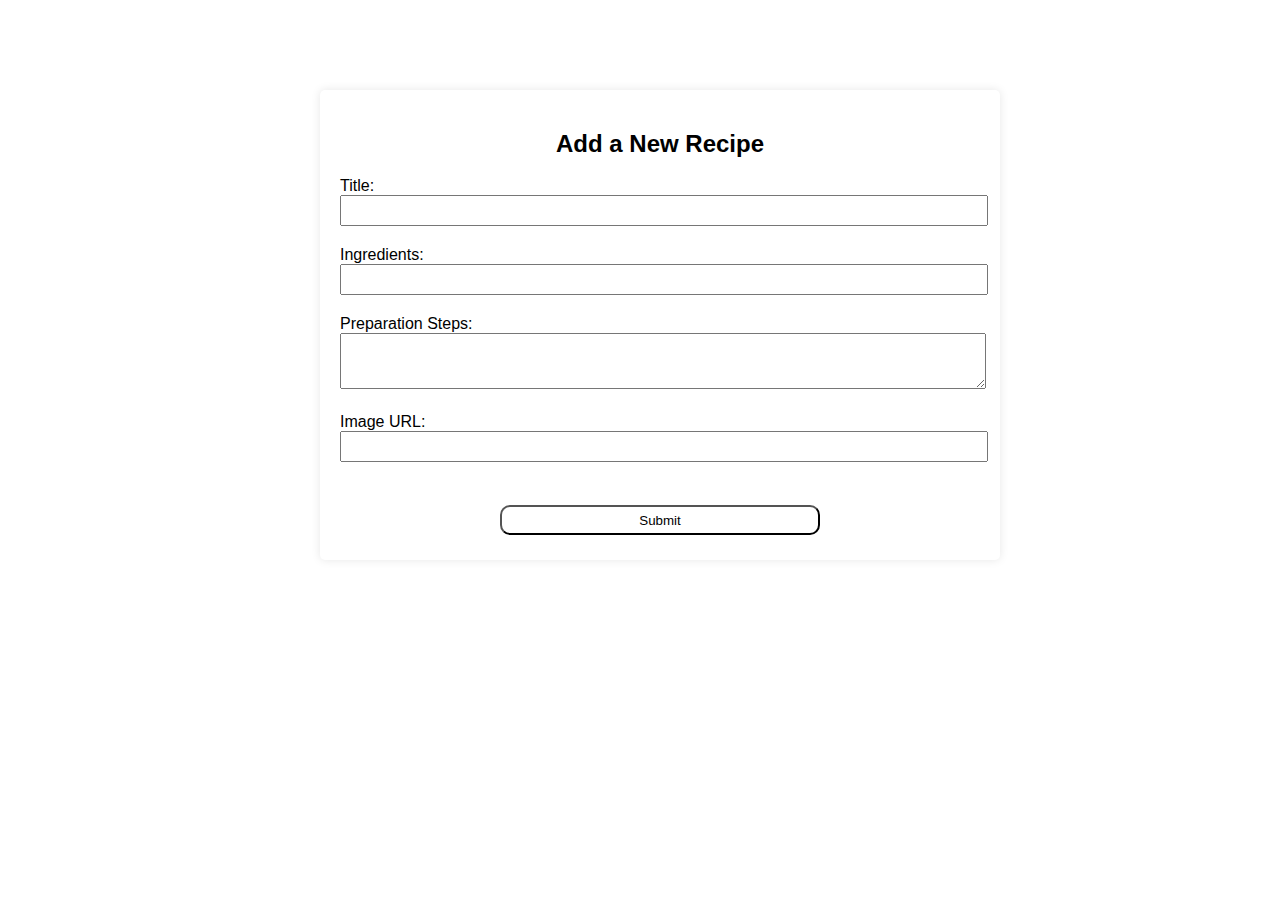
<file: Web project/edit.html>
<!DOCTYPE html>
<html>

<head>
  <title>Recipe Book</title>
  <link rel="stylesheet" href="recipeBook.css" />
</head>

<body>
  <div id="container">
    <h2 style="text-align: center;">Add a New Recipe</h2> <!--inline css-->
    <form action="/recipes" method="post">
      <label for="title">Title:</label><br>
      <input type="text" id="title" name="title" class="input"><br>
      <label for="ingredients">Ingredients:</label><br>
      <input type="text" id="ingredients" name="ingredients"class="input"><br>
      <label for="preparation_steps">Preparation Steps:</label><br>
      <textarea id="preparation_steps" name="preparation_steps" class="textbox"></textarea><br>
      <label for="image_url">Image URL:</label><br>
      <input type="text" id="image_url" name="image_url" class="input"><br><br>
      <input type="submit" value="Submit" id="btnSubmit">
    </form>
  </div>
  
</body>

</html>
</file>
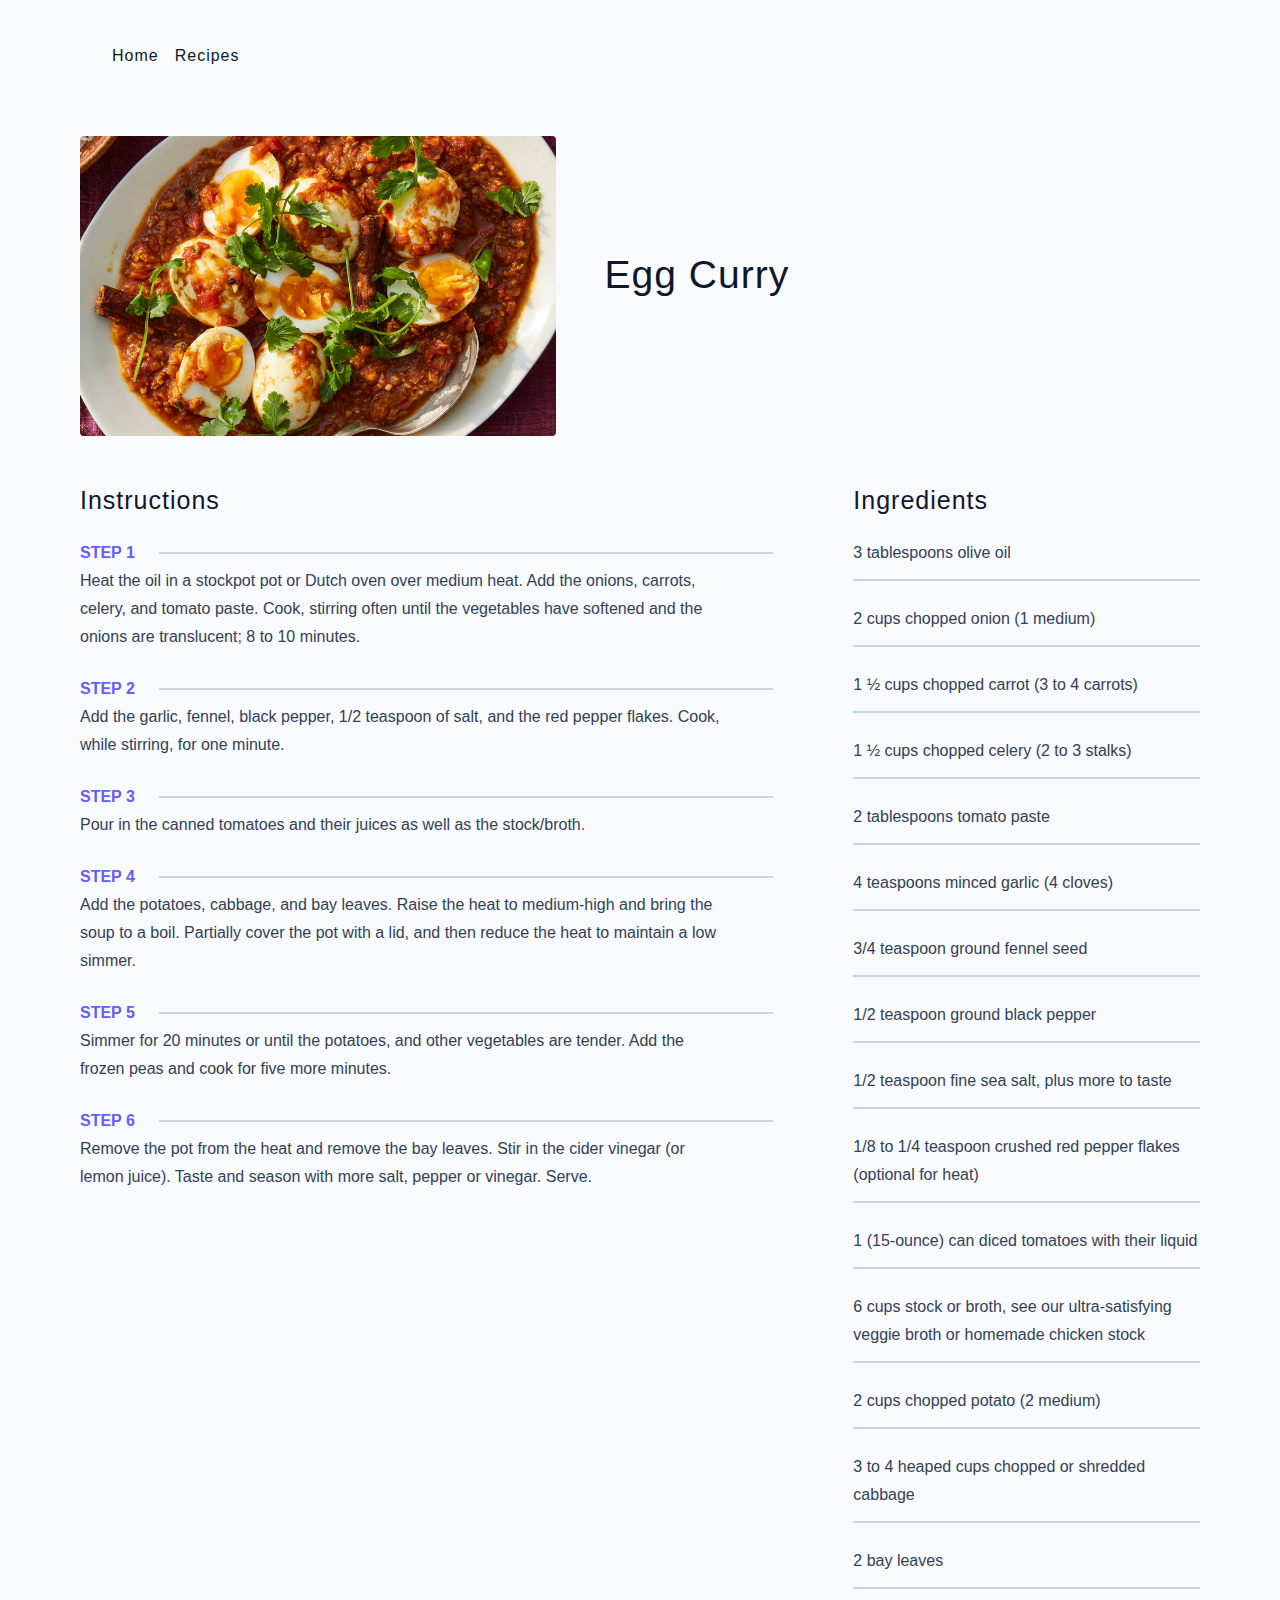
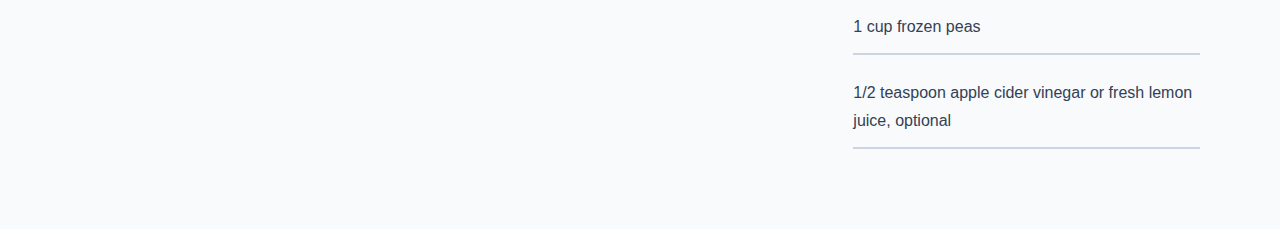
<file: Web project/Eggcurry.html>
<!DOCTYPE html>
<html lang="en">
  <head>
    <meta charset="UTF-8" />
    <meta http-equiv="X-UA-Compatible" content="IE=edge" />
    <meta name="viewport" content="width=device-width, initial-scale=1.0" />
    <title>Eggcurry Recipe</title>
    <link
      rel="stylesheet"
    />
    <link rel="stylesheet" href="./css/main.css" />
  </head>
  <body>
    <!-- nav  -->
    <nav class="navbar">
      <div class="nav-center">
        <div class="nav-header">
          <button class="nav-btn btn">
            <i class="fas fa-align-justify"></i>
          </button>
        </div>
        <div class="nav-links">
          <a href="index.html" class="nav-link"> home </a>
          <a href="recipes.html" class="nav-link"> recipes </a>
        </div>
      </div>
    </nav>
    <!-- end of nav -->
    <main class="page">
      <div class="recipe-page">
        <section class="recipe-hero">
          <img
            src="./assets/eggcurry.jpg"
            class="img recipe-hero-img"
          />
          <article class="recipe-info">
            <h2>Egg curry</h2>
              </article>
            </div>
          </article>
        </section>
        <!-- content -->
        <section class="recipe-content">
          <article>
            <h4>instructions</h4>

            <div class="single-instruction">
              <header>
                <p>step 1</p>
                <div></div>
              </header>
              <p>
                Heat the oil in a stockpot pot or Dutch oven over medium heat. Add the onions, carrots, celery, and tomato paste. 
                Cook, stirring often until the vegetables have softened and the onions are translucent; 8 to 10 minutes.
              </p>
            </div>

            <div class="single-instruction">
              <header>
                <p>step 2</p>
                <div></div>
              </header>
              <p>
                Add the garlic, fennel, black pepper, 
                1/2 teaspoon of salt, and the red pepper flakes. Cook, while stirring, for one minute.
              </p>
            </div>
            <div class="single-instruction">
              <header>
                <p>step 3</p>
                <div></div>
              </header>
              <p>
                Pour in the canned tomatoes and their juices as well as the stock/broth.
              </p>
            </div>
            <div class="single-instruction">
              <header>
                <p>step 4</p>
                <div></div>
              </header>
              <p>
                Add the potatoes, cabbage, and bay leaves. Raise the heat to medium-high and bring the soup to a boil. 
                Partially cover the pot with a lid, and then reduce the heat to maintain a low simmer.
              </p>
            </div>
            <div class="single-instruction">
              <header>
                <p>step 5</p>
                <div></div>
              </header>
              <p>
                Simmer for 20 minutes or until the potatoes, and other vegetables are tender.
                 Add the frozen peas and cook for five more minutes.
            </div>
            <div class="single-instruction">
              <header>
                <p>step 6</p>
                <div></div>
              </header>
              <p>
                Remove the pot from the heat and remove the bay leaves. 
                Stir in the cider vinegar (or lemon juice). Taste and season with more salt, pepper or vinegar. Serve.
            </div>
          </article>
          <article class="second-column">
            <div>
              <h4>ingredients</h4>
              <p class="single-ingredient"> 3 tablespoons olive oil</p>
              <p class="single-ingredient"> 2 cups chopped onion (1 medium)</p>
              <p class="single-ingredient"> 1 ½ cups chopped carrot (3 to 4 carrots) </p>
              <p class="single-ingredient">  1 ½ cups chopped celery (2 to 3 stalks)</p>
              <p class="single-ingredient"> 2 tablespoons tomato paste </p>
              <p class="single-ingredient"> 4 teaspoons minced garlic (4 cloves)</p>
              <p class="single-ingredient"> 3/4 teaspoon ground fennel seed</p>
              <p class="single-ingredient"> 1/2 teaspoon ground black pepper </p>
              <p class="single-ingredient"> 1/2 teaspoon fine sea salt, plus more to taste </p>
              <p class="single-ingredient"> 1/8 to 1/4 teaspoon crushed red pepper flakes (optional for heat) </p>
              <p class="single-ingredient"> 1 (15-ounce) can diced tomatoes with their liquid</p>
              <p class="single-ingredient"> 6 cups stock or broth, see our ultra-satisfying veggie broth or homemade chicken stock</p>
              <p class="single-ingredient"> 2 cups chopped potato (2 medium) </p>
              <p class="single-ingredient">  3 to 4 heaped cups chopped or shredded cabbage</p>
              <p class="single-ingredient"> 2 bay leaves </p>
              <p class="single-ingredient"> 1 cup frozen peas</p>
              <p class="single-ingredient"> 1/2 teaspoon apple cider vinegar or fresh lemon juice, optional</p>

            </div>
          </article>
        </section>
      </div>
    </main>
    <script src="./js/app.js"></script>
  </body>
</html>
</file>
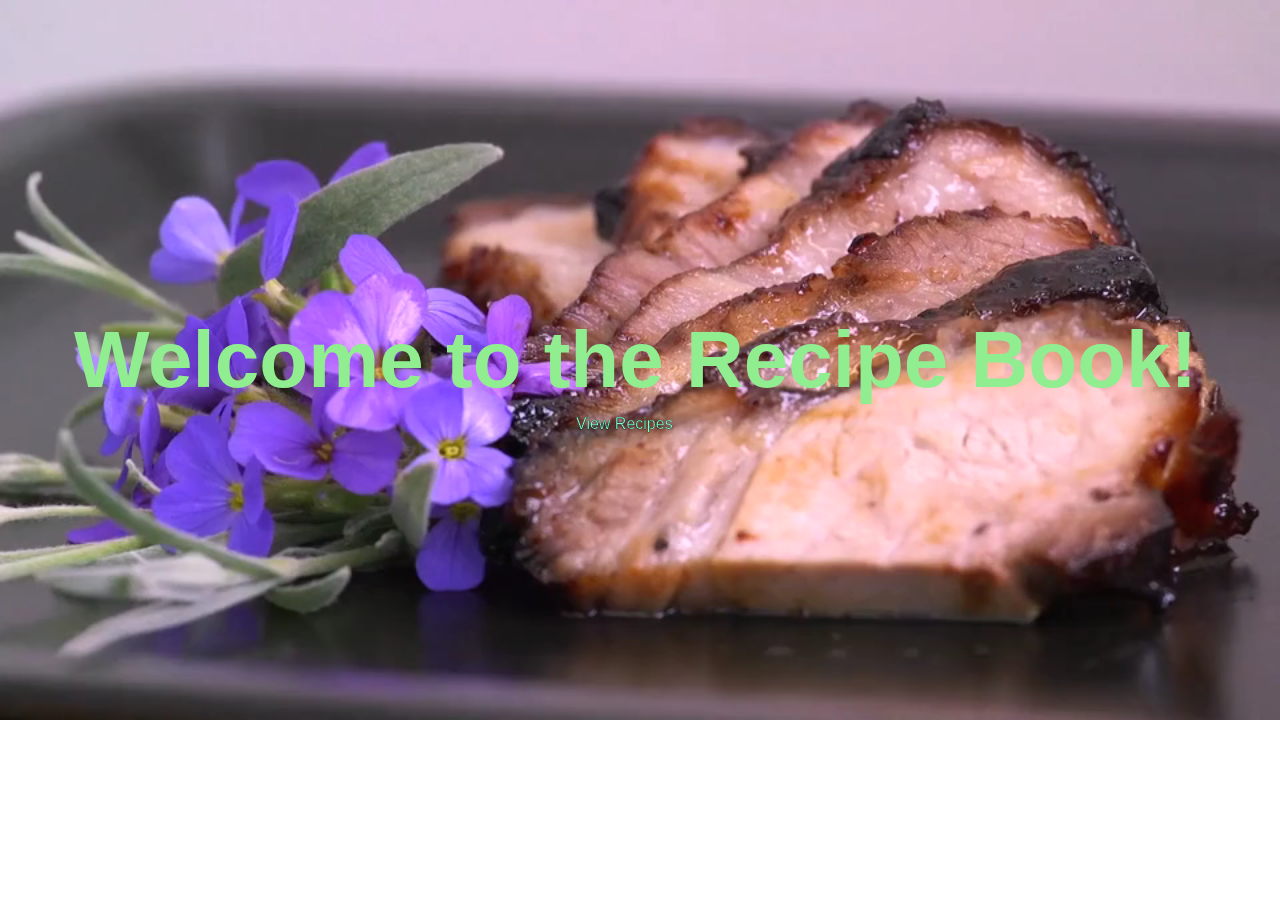
<file: Web project/home.html>
<!DOCTYPE html>
<html lang="en">
<head>
  <title>Recipe Book</title>
  <link rel="stylesheet" href="recipeBook.css" />
</head>
<body>
  <div id="image">
      <video autoplay width="100%" loop>
        <source src="assets/roast.mp4">
      </video>
    <h1 id="weltext">Welcome to the Recipe Book!</h1>
    <a href="recipes.html" id="rectext">View Recipes</a>
  </div>
</body>
</html>
</file>
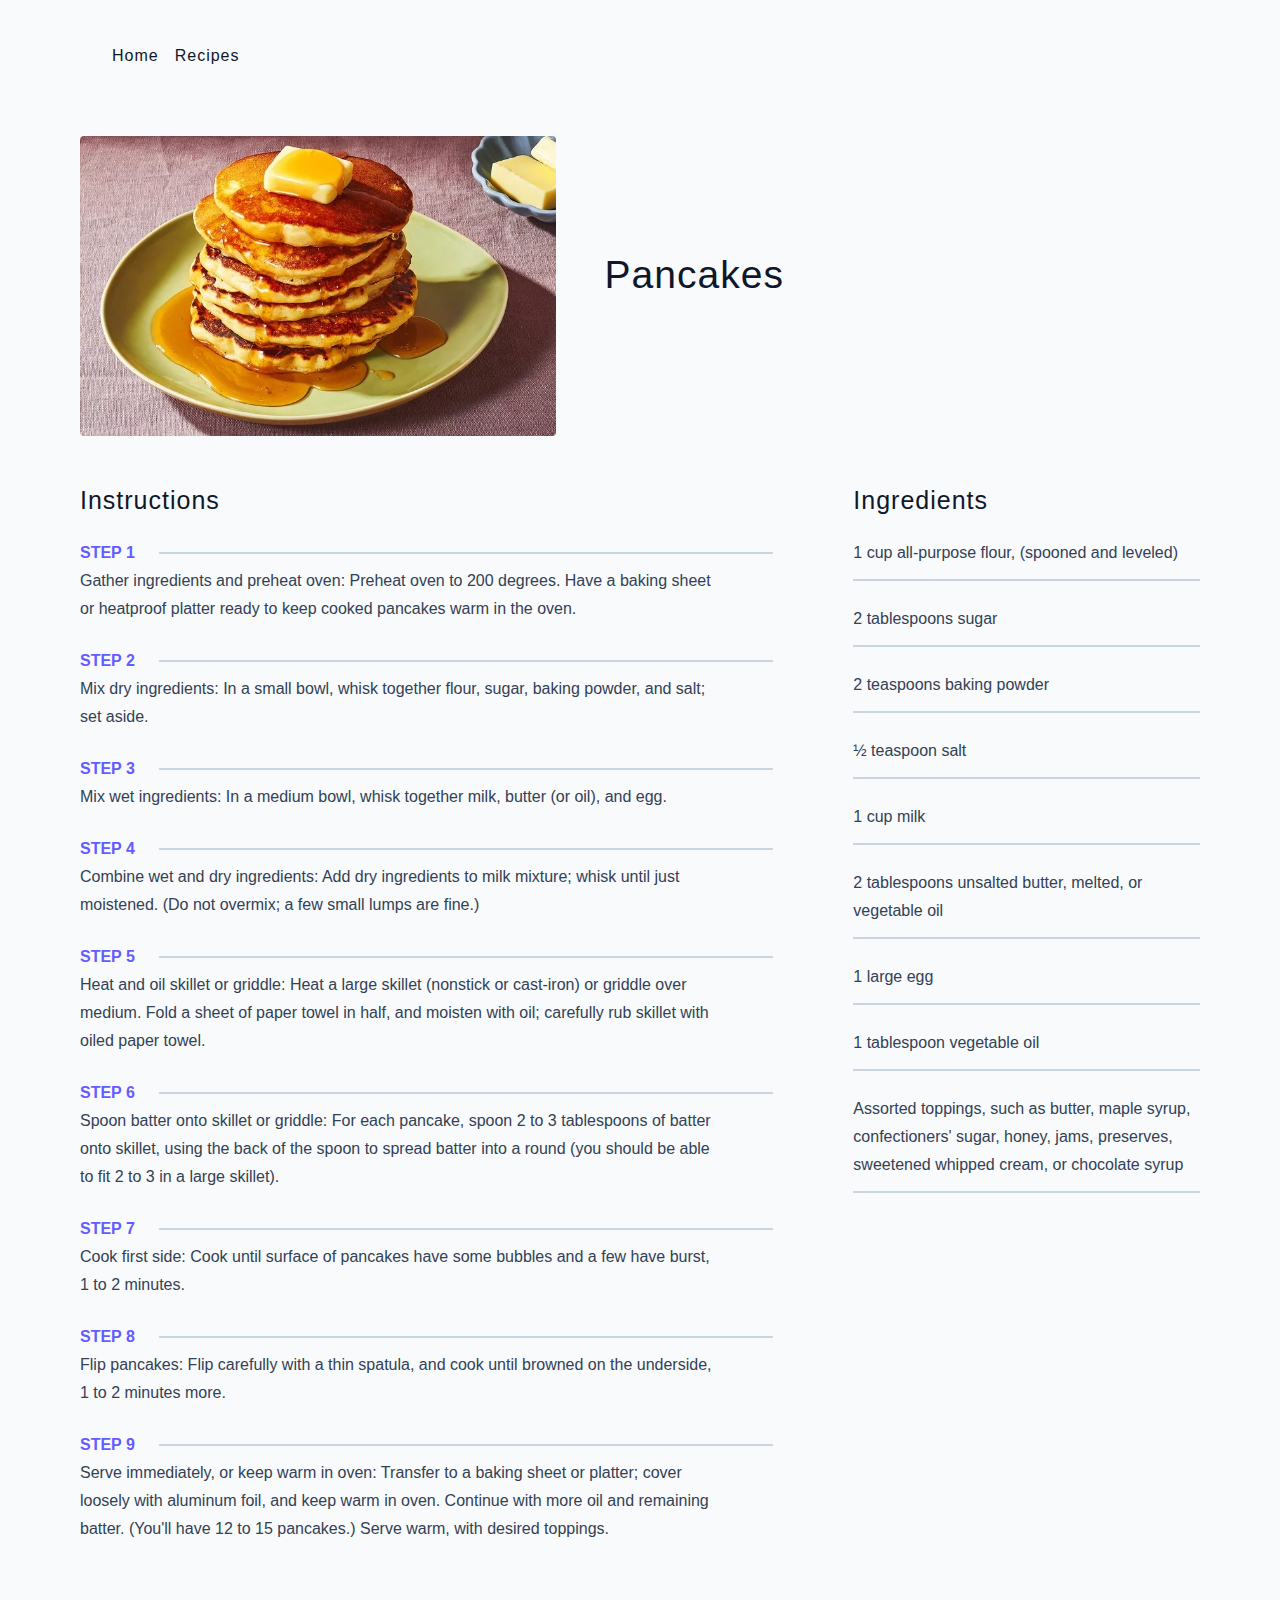
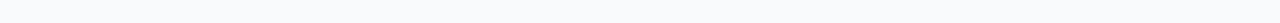
<file: Web project/pancake.html>
<!DOCTYPE html>
<html lang="en">
  <head>
    <meta charset="UTF-8" />
    <meta http-equiv="X-UA-Compatible" content="IE=edge" />
    <meta name="viewport" content="width=device-width, initial-scale=1.0" />
    <title>Pancakes Recipe</title>
    <link
      rel="stylesheet"
    />
    <link rel="stylesheet" href="./css/main.css" />
  </head>
  <body>
    <!-- nav  -->
    <nav class="navbar">
      <div class="nav-center">
        <div class="nav-header">
          <button class="nav-btn btn">
            <i class="fas fa-align-justify"></i>
          </button>
        </div>
        <div class="nav-links">
          <a href="index.html" class="nav-link"> home </a>
          <a href="recipes.html" class="nav-link"> recipes </a>
        </div>
      </div>
    </nav>
    <!-- end of nav -->
    <main class="page">
      <div class="recipe-page">
        <section class="recipe-hero">
          <img
            src="./assets/pancake.jpg"
            class="img recipe-hero-img"
          />
          <article class="recipe-info">
            <h2>Pancakes</h2>
              </article>
            </div>
          </article>
        </section>
        <!-- content -->
        <section class="recipe-content">
          <article>
            <h4>instructions</h4>

            <div class="single-instruction">
              <header>
                <p>step 1</p>
                <div></div>
              </header>
              <p>
                Gather ingredients and preheat oven:

                Preheat oven to 200 degrees. Have a baking sheet or 
                heatproof platter ready to keep cooked pancakes warm in the oven.
              </p>
            </div>

            <div class="single-instruction">
              <header>
                <p>step 2</p>
                <div></div>
              </header>
              <p>
                Mix dry ingredients:
                In a small bowl, whisk together flour, sugar, baking powder, and salt; set aside.
              </p>
            </div>
            <div class="single-instruction">
              <header>
                <p>step 3</p>
                <div></div>
              </header>
              <p>
                Mix wet ingredients:
                In a medium bowl, whisk together milk, butter (or oil), and egg.
              </p>
            </div>
            <div class="single-instruction">
              <header>
                <p>step 4</p>
                <div></div>
              </header>
              <p>
                Combine wet and dry ingredients:
                Add dry ingredients to milk mixture; whisk until just moistened. (Do not overmix; a 
                few small lumps are fine.)
              </p>
            </div>
            <div class="single-instruction">
              <header>
                <p>step 5</p>
                <div></div>
              </header>
              <p>
                Heat and oil skillet or griddle:
                Heat a large skillet (nonstick or cast-iron) or griddle over medium. Fold a sheet of paper towel in half, 
                and moisten with oil; carefully rub skillet with oiled paper towel.
            </div>
            <div class="single-instruction">
              <header>
                <p>step 6</p>
                <div></div>
              </header>
              <p>
                Spoon batter onto skillet or griddle:
                For each pancake, spoon 2 to 3 tablespoons of batter onto skillet, using the 
                back of the spoon to spread batter into a round (you should be able to fit 2 to 3 in a large skillet).
            </div>
            <div class="single-instruction">
                <header>
                  <p>step 7</p>
                  <div></div>
                </header>
                <p>
                    Cook first side:
                    Cook until surface of pancakes have some bubbles and a few have burst, 1 to 2 minutes.
              </div>
              <div class="single-instruction">
                <header>
                  <p>step 8</p>
                  <div></div>
                </header>
                <p>
                    Flip pancakes:
                    Flip carefully with a thin spatula, and cook until browned on the underside, 1 to 2 minutes more.
              </div>
              <div class="single-instruction">
                <header>
                  <p>step 9</p>
                  <div></div>
                </header>
                <p>
                    Serve immediately, or keep warm in oven:
                    Transfer to a baking sheet or platter; cover loosely with aluminum foil, and keep warm in oven. 
                    Continue with more oil and remaining batter. (You'll have 12 to 15 pancakes.) Serve warm, with desired toppings.
              </div>
          </article>
          <article class="second-column">
            <div>
              <h4>ingredients</h4>
              <p class="single-ingredient"> 1 cup all-purpose flour, (spooned and leveled)</p>
              <p class="single-ingredient"> 2 tablespoons sugar</p>
              <p class="single-ingredient"> 2 teaspoons baking powder </p>
              <p class="single-ingredient"> ½ teaspoon salt</p>
              <p class="single-ingredient"> 1 cup milk</p>
              <p class="single-ingredient"> 2 tablespoons unsalted butter, melted, or vegetable oil</p>
              <p class="single-ingredient"> 1 large egg</p>
              <p class="single-ingredient"> 1 tablespoon vegetable oil </p>
              <p class="single-ingredient"> Assorted toppings, such as butter, maple syrup, confectioners' sugar, honey, jams, 
                preserves, sweetened whipped cream, or chocolate syrup</p>

            </div>
          </article>
        </section>
      </div>
    </main>
    <script src="./js/app.js"></script>
  </body>
</html>
</file>
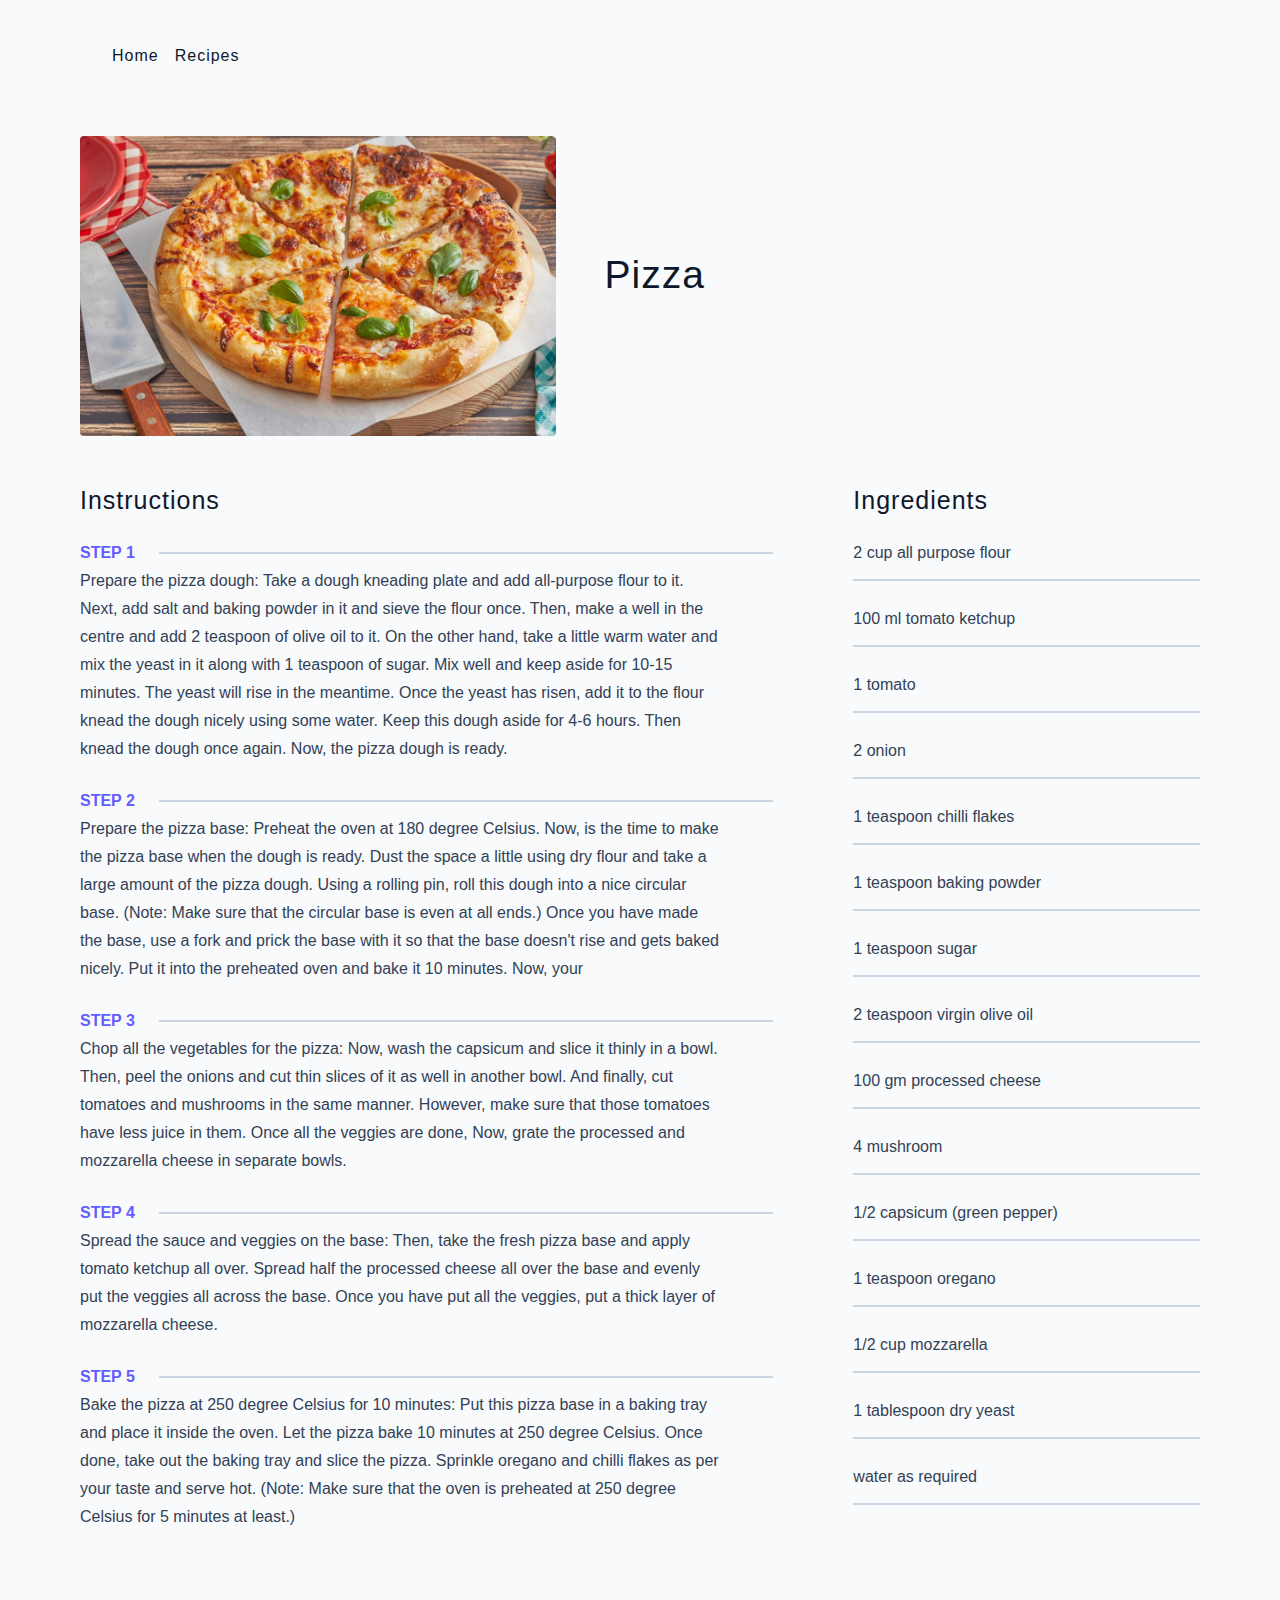
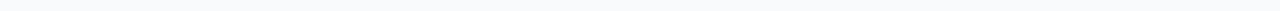
<file: Web project/pizza.html>
<!DOCTYPE html>
<html lang="en">
  <head>
    <meta charset="UTF-8" />
    <meta http-equiv="X-UA-Compatible" content="IE=edge" />
    <meta name="viewport" content="width=device-width, initial-scale=1.0" />
    <title>Pizza Recipe</title>
    <link
      rel="stylesheet"
    />
    <link rel="stylesheet" href="./css/main.css" />
  </head>
  <body>
    <!-- nav  -->
    <nav class="navbar">
      <div class="nav-center">
        <div class="nav-header">
          <button class="nav-btn btn">
            <i class="fas fa-align-justify"></i>
          </button>
        </div>
        <div class="nav-links">
          <a href="index.html" class="nav-link"> home </a>
          <a href="recipes.html" class="nav-link"> recipes </a>
        </div>
      </div>
    </nav>
    <!-- end of nav -->
    <main class="page">
      <div class="recipe-page">
        <section class="recipe-hero">
          <img
            src="./assets/recipes/pizza.jpg"
            class="img recipe-hero-img"
          />
          <article class="recipe-info">
            <h2>Pizza</h2>
              </article>
            </div>
          </article>
        </section>
        <!-- content -->
        <section class="recipe-content">
          <article>
            <h4>instructions</h4>

            <div class="single-instruction">
              <header>
                <p>step 1</p>
                <div></div>
              </header>
              <p>
                Prepare the pizza dough:
                Take a dough kneading plate and add all-purpose flour to it. Next, add 
                salt and baking powder in it and sieve the flour once. Then, make a well in the centre and add 2 teaspoon
                 of olive oil to it. On the other hand, take a little warm water and mix the yeast in it along with 1 teaspoon 
                 of sugar. Mix well and keep aside for 10-15 minutes. The yeast will rise in the meantime. Once the yeast has risen, 
                 add it to the flour knead the dough nicely using some water. Keep this dough aside for 4-6 hours. Then knead the 
                 dough once again. Now, the pizza dough is ready.
              </p>
            </div>

            <div class="single-instruction">
              <header>
                <p>step 2</p>
                <div></div>
              </header>
              <p>
                Prepare the pizza base:
                Preheat the oven at 180 degree Celsius. Now, is the time to make the pizza base when the dough is ready. 
                Dust the space a little using dry flour and take a large amount of the pizza dough. Using a rolling pin, 
                roll this dough into a nice circular base. (Note: Make sure that the circular base is even at all ends.) 
                Once you have made the base, use a fork and prick the base with it so that the base doesn't rise and gets
                 baked nicely. Put it into the preheated oven and bake it 10 minutes. Now, your
              </p>
            </div>
            <div class="single-instruction">
              <header>
                <p>step 3</p>
                <div></div>
              </header>
              <p>
                Chop all the vegetables for the pizza:
                Now, wash the capsicum and slice it thinly in a bowl. 
                Then, peel the onions and cut thin slices of it as well in another bowl. And finally, cut tomatoes and 
                mushrooms in the same manner. However, make sure that those tomatoes have less juice in them. Once all 
                the veggies are done, Now, grate the processed and mozzarella cheese in separate bowls.
              </p>
            </div>
            <div class="single-instruction">
              <header>
                <p>step 4</p>
                <div></div>
              </header>
              <p>
                Spread the sauce and veggies on the base:
                Then, take the fresh pizza base and apply tomato ketchup all over. Spread half the processed cheese all 
                over the base and evenly put the veggies all across the base. Once you have put all the veggies, put a 
                thick layer of mozzarella cheese.
              </p>
            </div>
            <div class="single-instruction">
              <header>
                <p>step 5</p>
                <div></div>
              </header>
              <p>
                Bake the pizza at 250 degree Celsius for 10 minutes:
                Put this pizza base in a baking tray and place it inside the oven. Let the pizza bake 10 minutes at 250 
                degree Celsius. Once done, take out the baking tray and slice the pizza. Sprinkle oregano and chilli 
                flakes as per your taste and serve hot. (Note: Make sure that the oven is preheated at 250 degree Celsius
                 for 5 minutes at least.)
            </div>
          </article>
          <article class="second-column">
            <div>
              <h4>ingredients</h4>
              <p class="single-ingredient"> 2 cup all purpose flour</p>
              <p class="single-ingredient"> 100 ml tomato ketchup</p>
              <p class="single-ingredient"> 1 tomato </p>
              <p class="single-ingredient">  2 onion</p>
              <p class="single-ingredient"> 1 teaspoon chilli flakes </p>
              <p class="single-ingredient"> 1 teaspoon baking powder</p>
              <p class="single-ingredient"> 1 teaspoon sugar</p>
              <p class="single-ingredient"> 2 teaspoon virgin olive oil </p>
              <p class="single-ingredient"> 100 gm processed cheese </p>
              <p class="single-ingredient">4 mushroom</p>
              <p class="single-ingredient"> 1/2 capsicum (green pepper)</p>
              <p class="single-ingredient"> 1 teaspoon oregano</p>
              <p class="single-ingredient"> 1/2 cup mozzarella </p>
              <p class="single-ingredient">  1 tablespoon dry yeast</p>
              <p class="single-ingredient"> water as required </p>

            </div>
          </article>
        </section>
      </div>
    </main>
    <script src="./js/app.js"></script>
  </body>
</html>
</file>
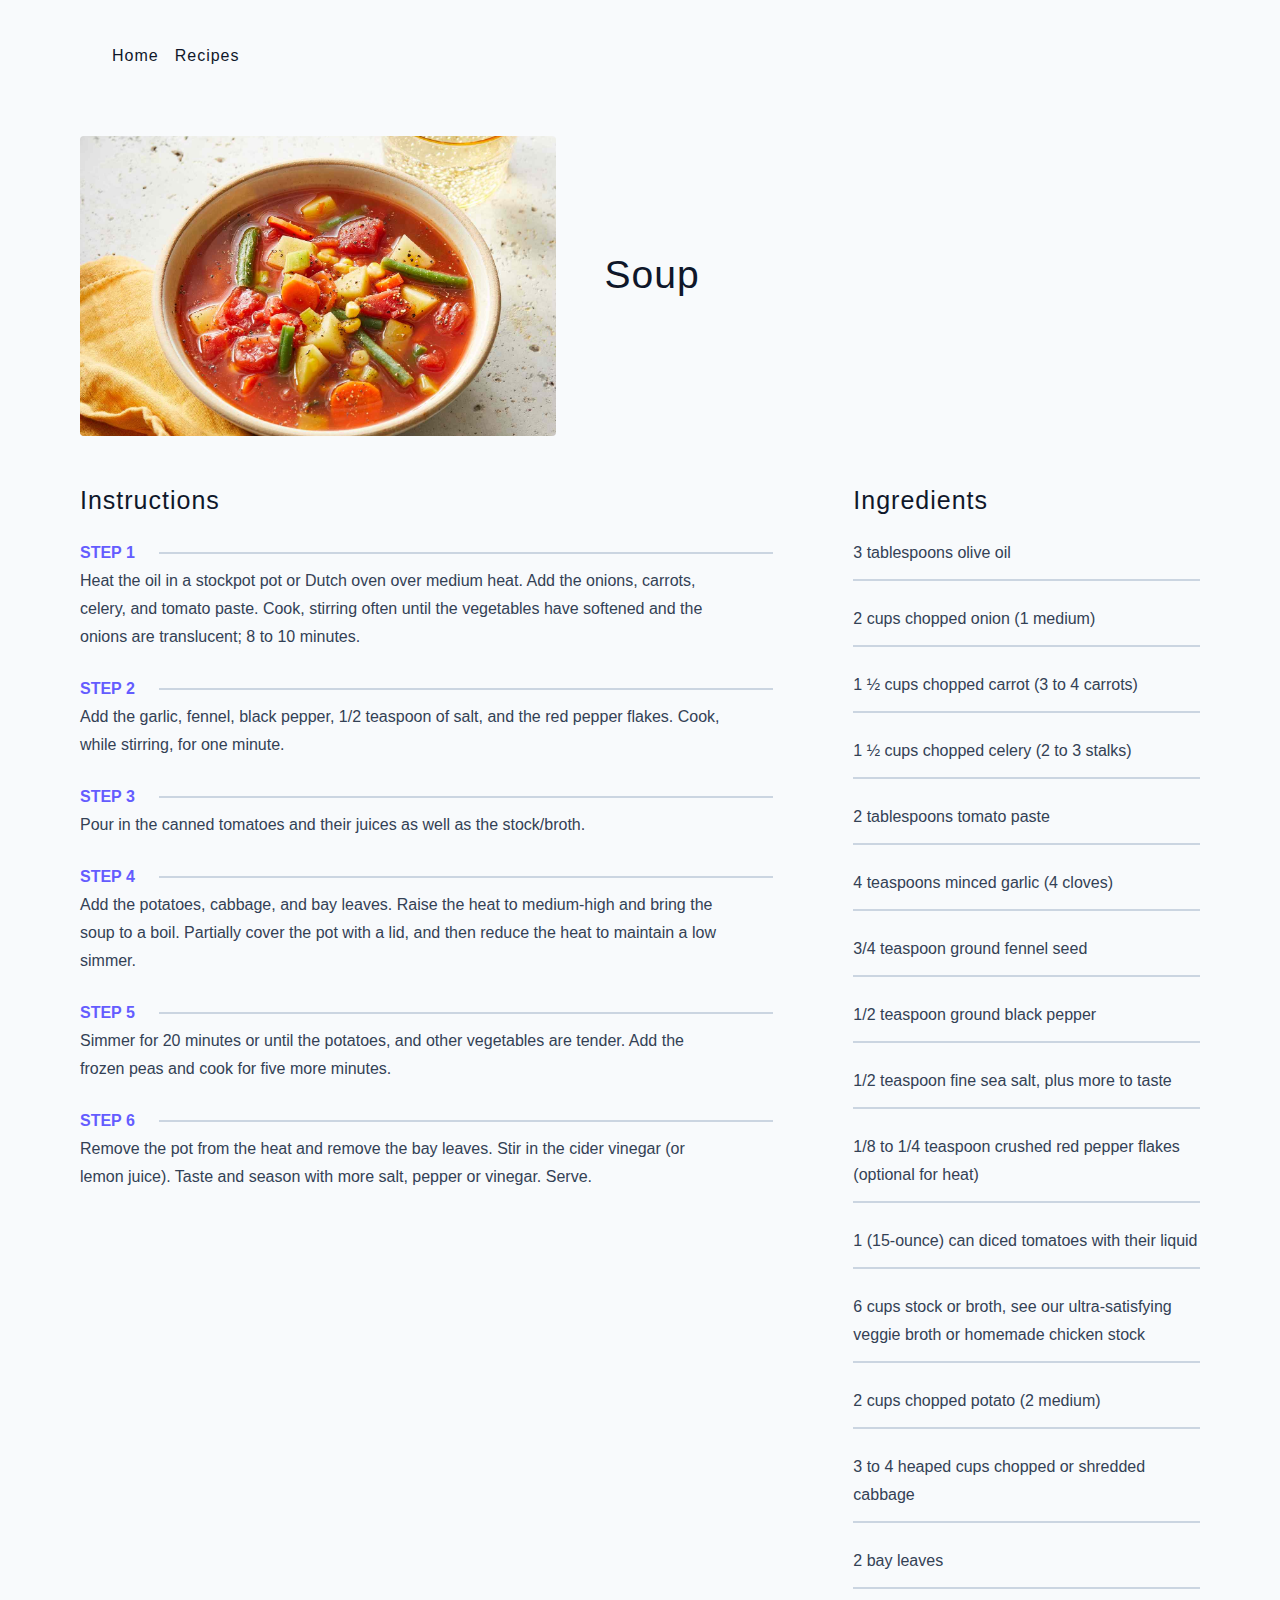
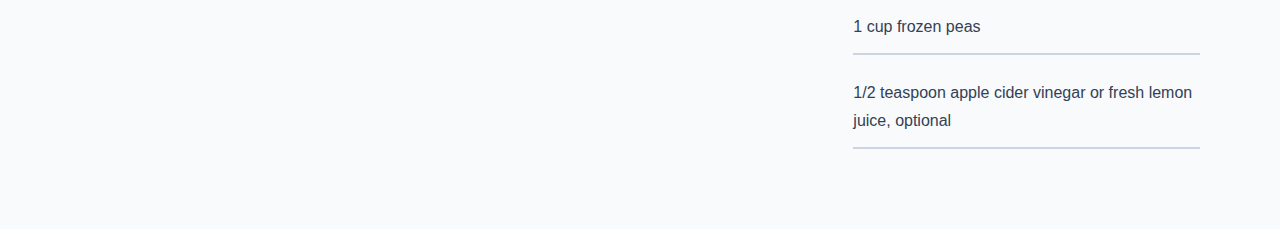
<file: Web project/soup.html>
<!DOCTYPE html>
<html lang="en">
  <head>
    <meta charset="UTF-8" />
    <meta http-equiv="X-UA-Compatible" content="IE=edge" />
    <meta name="viewport" content="width=device-width, initial-scale=1.0" />
    <title>Soup Recipe</title>
    <link
      rel="stylesheet"
    />
    <link rel="stylesheet" href="./css/main.css" />
  </head>
  <body>
    <!-- nav  -->
    <nav class="navbar">
      <div class="nav-center">
        <div class="nav-header">
          <button class="nav-btn btn">
            <i class="fas fa-align-justify"></i>
          </button>
        </div>
        <div class="nav-links">
          <a href="index.html" class="nav-link"> home </a>
          <a href="recipes.html" class="nav-link"> recipes </a>
        </div>
      </div>
    </nav>
    <!-- end of nav -->
    <main class="page">
      <div class="recipe-page">
        <section class="recipe-hero">
          <img
            src="./assets/soup.jpg"
            class="img recipe-hero-img"
          />
          <article class="recipe-info">
            <h2>Soup</h2>
              </article>
            </div>
          </article>
        </section>
        <!-- content -->
        <section class="recipe-content">
          <article>
            <h4>instructions</h4>

            <div class="single-instruction">
              <header>
                <p>step 1</p>
                <div></div>
              </header>
              <p>
                Heat the oil in a stockpot pot or Dutch oven over medium heat. Add the onions, carrots, celery, and tomato paste. 
                Cook, stirring often until the vegetables have softened and the onions are translucent; 8 to 10 minutes.
              </p>
            </div>

            <div class="single-instruction">
              <header>
                <p>step 2</p>
                <div></div>
              </header>
              <p>
                Add the garlic, fennel, black pepper, 
                1/2 teaspoon of salt, and the red pepper flakes. Cook, while stirring, for one minute.
              </p>
            </div>
            <div class="single-instruction">
              <header>
                <p>step 3</p>
                <div></div>
              </header>
              <p>
                Pour in the canned tomatoes and their juices as well as the stock/broth.
              </p>
            </div>
            <div class="single-instruction">
              <header>
                <p>step 4</p>
                <div></div>
              </header>
              <p>
                Add the potatoes, cabbage, and bay leaves. Raise the heat to medium-high and bring the soup to a boil. 
                Partially cover the pot with a lid, and then reduce the heat to maintain a low simmer.
              </p>
            </div>
            <div class="single-instruction">
              <header>
                <p>step 5</p>
                <div></div>
              </header>
              <p>
                Simmer for 20 minutes or until the potatoes, and other vegetables are tender.
                 Add the frozen peas and cook for five more minutes.
            </div>
            <div class="single-instruction">
              <header>
                <p>step 6</p>
                <div></div>
              </header>
              <p>
                Remove the pot from the heat and remove the bay leaves. 
                Stir in the cider vinegar (or lemon juice). Taste and season with more salt, pepper or vinegar. Serve.
            </div>
          </article>
          <article class="second-column">
            <div>
              <h4>ingredients</h4>
              <p class="single-ingredient"> 3 tablespoons olive oil</p>
              <p class="single-ingredient"> 2 cups chopped onion (1 medium)</p>
              <p class="single-ingredient"> 1 ½ cups chopped carrot (3 to 4 carrots) </p>
              <p class="single-ingredient">  1 ½ cups chopped celery (2 to 3 stalks)</p>
              <p class="single-ingredient"> 2 tablespoons tomato paste </p>
              <p class="single-ingredient"> 4 teaspoons minced garlic (4 cloves)</p>
              <p class="single-ingredient"> 3/4 teaspoon ground fennel seed</p>
              <p class="single-ingredient"> 1/2 teaspoon ground black pepper </p>
              <p class="single-ingredient"> 1/2 teaspoon fine sea salt, plus more to taste </p>
              <p class="single-ingredient"> 1/8 to 1/4 teaspoon crushed red pepper flakes (optional for heat) </p>
              <p class="single-ingredient"> 1 (15-ounce) can diced tomatoes with their liquid</p>
              <p class="single-ingredient"> 6 cups stock or broth, see our ultra-satisfying veggie broth or homemade chicken stock</p>
              <p class="single-ingredient"> 2 cups chopped potato (2 medium) </p>
              <p class="single-ingredient">  3 to 4 heaped cups chopped or shredded cabbage</p>
              <p class="single-ingredient"> 2 bay leaves </p>
              <p class="single-ingredient"> 1 cup frozen peas</p>
              <p class="single-ingredient"> 1/2 teaspoon apple cider vinegar or fresh lemon juice, optional</p>

            </div>
          </article>
        </section>
      </div>
    </main>
    <script src="./js/app.js"></script>
  </body>
</html>
</file>
<file: Web project/recipeBook.css>
body {
    font-family: Arial, Helvetica, sans-serif;
    margin: 0;
}

#image {
    position: relative;
    text-align: center;
    display: flex;
    align-items: center;
}

#bgimg {
    width: 100%;
}

#weltext {
    position: absolute;
    color: lightgreen;
    margin: 5%;
    font-size: 80px;
    padding: 10px;
    text-align: center;
}

#rectext {
    position: absolute;
    color: aquamarine;
    margin: 45%;
    margin-top: 55%;
    -webkit-text-stroke: 0.25px black;
}

a {
    text-decoration: none;
}

#container {
    width: 50%;
    margin: 7% 25%;
    padding: 20px;
    background-color: #fff;
    border-radius: 5px;
    box-shadow: 0 0 10px rgba(0, 0, 0, 0.1);
}

.input {
    width: 100%;
    height: 25px;
    margin-bottom: 20px;
}

.textbox {
    width: 100%;
    height: 50px;
    margin-bottom: 20px;
}

#btnSubmit {
    background-color: transparent;
    width: 50%;
    height: 30px;
    border-radius: 10px;
    margin: 5px 25%;
    align-items: center;
}

div.gallery {
    margin: 5px;
    border: 1px solid #ccc;
    float: left;
    width: 300px;
}

div.gallery:hover {
    border: 1px solid #777;
}

div.gallery img {
    width: 100%;
    height: auto;
}

div.recipeTitle {
    padding: 15px;
    text-align: center;
}

.left{
    padding: 10px;
    float: left;
    width: 50%;
}

.rightimg{
    width: 40%;
    float: left;
}
</file>
<file: Web project/css/main.css>
*,
::after,
::before {
  box-sizing: border-box;
}
/* fonts */


html {
  font-size: 100%;
} /*16px*/

:root {
  /* colors */
  --primary-100: #e2e0ff;
  --primary-200: #c1beff;
  --primary-300: #a29dff;
  --primary-400: #837dff;
  --primary-500: #645cff;
  --primary-600: #504acc;
  --primary-700: #3c3799;
  --primary-800: #282566;
  --primary-900: #141233;

  /* grey */
  --grey-50: #f8fafc;
  --grey-100: #f1f5f9;
  --grey-200: #e2e8f0;
  --grey-300: #cbd5e1;
  --grey-400: #94a3b8;
  --grey-500: #64748b;
  --grey-600: #475569;
  --grey-700: #334155;
  --grey-800: #1e293b;
  --grey-900: #0f172a;
  /* rest of the colors */
  --black: #222;
  --white: #fff;
  --red-light: #f8d7da;
  --red-dark: #842029;
  --green-light: #d1e7dd;
  --green-dark: #0f5132;

  /* fonts  */
  --headingFont: 'Roboto', sans-serif;
  --bodyFont: 'Nunito', sans-serif;
  --smallText: 0.7em;
  /* rest of the vars */
  --backgroundColor: var(--grey-50);
  --textColor: var(--grey-900);
  --borderRadius: 0.25rem;
  --letterSpacing: 1px;
  --transition: 0.3s ease-in-out all;
  --max-width: 1120px;
  --fixed-width: 600px;

  /* box shadow*/
  --shadow-1: 0 1px 3px 0 rgba(0, 0, 0, 0.1), 0 1px 2px 0 rgba(0, 0, 0, 0.06);
  --shadow-2: 0 4px 6px -1px rgba(0, 0, 0, 0.1),
    0 2px 4px -1px rgba(0, 0, 0, 0.06);
  --shadow-3: 0 10px 15px -3px rgba(0, 0, 0, 0.1),
    0 4px 6px -2px rgba(0, 0, 0, 0.05);
  --shadow-4: 0 20px 25px -5px rgba(0, 0, 0, 0.1),
    0 10px 10px -5px rgba(0, 0, 0, 0.04);
}

body {
  background: var(--backgroundColor);
  font-family: var(--bodyFont);
  font-weight: 400;
  line-height: 1.75;
  color: var(--textColor);
}

p {
  margin-top: 0;
  margin-bottom: 1.5rem;
  max-width: 40em;
}

h1,
h2,
h3,
h4,
h5 {
  margin: 0;
  margin-bottom: 1.38rem;
  font-family: var(--headingFont);
  font-weight: 400;
  line-height: 1.3;
  text-transform: capitalize;
  letter-spacing: var(--letterSpacing);
}

h1 {
  margin-top: 0;
  font-size: 3.052rem;
}

h2 {
  font-size: 2.441rem;
}

h3 {
  font-size: 1.953rem;
}

h4 {
  font-size: 1.563rem;
}

h5 {
  font-size: 1.25rem;
}

small,
.text-small {
  font-size: var(--smallText);
}

a {
  text-decoration: none;
}
ul {
  list-style-type: none;
  padding: 0;
}

.img {
  width: 100%;
  display: block;
  object-fit: cover;
}
/* buttons */

.btn {
  cursor: pointer;
  color: var(--white);
  background: var(--primary-500);
  border: transparent;
  border-radius: var(--borderRadius);
  letter-spacing: var(--letterSpacing);
  padding: 0.375rem 0.75rem;
  box-shadow: var(--shadow-1);
  transition: var(--transtion);
  text-transform: capitalize;
  display: inline-block;
}
.btn:hover {
  background: var(--primary-700);
  box-shadow: var(--shadow-3);
}
.btn-hipster {
  color: var(--primary-500);
  background: var(--primary-200);
}
.btn-hipster:hover {
  color: var(--primary-200);
  background: var(--primary-700);
}
.btn-block {
  width: 100%;
}

/* alerts */
.alert {
  padding: 0.375rem 0.75rem;
  margin-bottom: 1rem;
  border-color: transparent;
  border-radius: var(--borderRadius);
}

.alert-danger {
  color: var(--red-dark);
  background: var(--red-light);
}
.alert-success {
  color: var(--green-dark);
  background: var(--green-light);
}
/* form */

.form {
  width: 90vw;
  max-width: var(--fixed-width);
  background: var(--white);
  border-radius: var(--borderRadius);
  box-shadow: var(--shadow-2);
  padding: 2rem 2.5rem;
  margin: 3rem auto;
}
.form-label {
  display: block;
  font-size: var(--smallText);
  margin-bottom: 0.5rem;
  text-transform: capitalize;
  letter-spacing: var(--letterSpacing);
}
.form-input,
.form-textarea {
  width: 100%;
  padding: 0.375rem 0.75rem;
  border-radius: var(--borderRadius);
  background: var(--backgroundColor);
  border: 1px solid var(--grey-200);
}

.form-row {
  margin-bottom: 1rem;
}

.form-textarea {
  height: 7rem;
}
::placeholder {
  font-family: inherit;
  color: var(--grey-400);
}
.form-alert {
  color: var(--red-dark);
  letter-spacing: var(--letterSpacing);
  text-transform: capitalize;
}
/* alert */

@keyframes spinner {
  to {
    transform: rotate(360deg);
  }
}

.loading {
  width: 6rem;
  height: 6rem;
  border: 5px solid var(--grey-400);
  border-radius: 50%;
  border-top-color: var(--primary-500);
  animation: spinner 0.6s linear infinite;
}
.loading {
  margin: 0 auto;
}
/* title */

.title {
  text-align: center;
}

.title-underline {
  background: var(--primary-500);
  width: 7rem;
  height: 0.25rem;
  margin: 0 auto;
  margin-top: -1rem;
}

/*
=============== 
Navbar
===============
*/

.navbar {
  display: flex;
  align-items: center;
  justify-content: center;
}
.nav-center {
  width: 90vw;
  max-width: var(--max-width);
}
.nav-header {
  height: 6rem;
  display: flex;
  justify-content: space-between;
  align-items: center;
}
.nav-header img {
  width: 200px;
}

.nav-btn {
  padding: 0.15rem 0.75rem;
}
.nav-btn i {
  font-size: 1.25rem;
}
.nav-links {
  height: 0;
  overflow: hidden;
  display: flex;
  flex-direction: column;
  transition: var(--transition);
}
.show-links {
  height: 23.9375rem;
}

.nav-link {
  display: block;
  text-align: center;
  font-size: 1.25rem;
  text-transform: capitalize;
  color: var(--grey-900);
  letter-spacing: var(--letterSpacing);
  padding: 1rem 0;
  border-top: 1px solid var(--grey-500);
  transition: var(--transition);
}
.nav-link:hover {
  color: var(--primary-500);
}

.contact-link a {
  padding: 0.15rem 1rem;
}

@media screen and (min-width: 992px) {
  .navbar {
    height: 6rem;
  }
  .nav-center {
    display: flex;
    align-items: center;
  }
  .nav-header {
    padding: 0;
    margin-right: 2rem;
    height: auto;
  }

  .nav-btn {
    display: none;
  }
  .nav-links {
    height: auto !important;
    flex-direction: row;
    align-items: center;
    width: 100%;
  }
  .nav-link {
    padding: 0;
    border-top: none;
    margin-right: 1rem;
    font-size: 1rem;
  }
  .contact-link {
    margin-right: 0;
    margin-left: auto;
  }
}
/*
=============== 
Page
===============
*/

.page {
  width: 90vw;
  max-width: var(--max-width);
  margin: 0 auto;
}
.page {
  padding-top: 2rem;
  min-height: calc(100vh - (6rem + 4rem));
}
/*
=============== 
Footer
===============
*/

.page-footer {
  text-align: center;
  height: 4rem;
  display: flex;
  align-items: center;
  justify-content: center;
  background: var(--black);
  color: var(--white);
}
.page-footer h5 {
  margin-top: 0;
  margin-bottom: 0;
}
.page-footer p {
  margin-bottom: 0;
}
/*
=============== 
Hero
===============
*/

.hero {
  height: 40vh;
  position: relative;
  margin-bottom: 2rem;
  background: url('../assets/cook.jpg') center/cover no-repeat;
  border-radius: var(--borderRadius);
}
.hero-container {
  position: absolute;
  top: 0;
  left: 0;
  width: 100%;
  height: 100%;
  display: flex;
  align-items: center;
  justify-content: center;
  background: rgba(0, 0, 0, 0.4);
  border-radius: var(--borderRadius);
}
.hero-text {
  color: var(--white);
  text-align: center;
}

@media only screen and (min-width: 768px) {
  .hero-text h1 {
    font-size: 4rem;
    margin-bottom: 0;
  }
}

/*
=============== 
Recipes 
===============
*/

.recipes-container {
  display: grid;
  gap: 2rem 1rem;
}

.recipes-list {
  display: grid;
  gap: 2rem 1rem;
  padding-bottom: 3rem;
}
.tags-container {
  order: 1;
  display: flex;
  flex-direction: column;
  padding-bottom: 3rem;
  /* background: blue; */
}
.tags-container h4 {
  margin-bottom: 0.5rem;
  font-weight: 500;
}
.tags-list {
  display: grid;
  grid-template-columns: 1fr 1fr 1fr;
}
.tags-list a {
  text-transform: capitalize;
  display: block;
  color: var(--grey-500);
  transition: var(--transition);
}
.tags-list a:hover {
  color: var(--primary-500);
}
.recipe {
  display: block;
}
.recipe-img {
  height: 15rem;
  border-radius: var(--borderRadius);
  margin-bottom: 1rem;
}
.recipe h5 {
  margin-bottom: 0;
  margin-top: 0.25rem;
  line-height: 1;
  color: var(--grey-700);
}
.recipe p {
  margin-bottom: 0;
  line-height: 1;
  color: var(--grey-500);
  margin-top: 0.5rem;
  letter-spacing: var(--letterSpacing);
}
@media screen and (min-width: 576px) {
  .recipes-list {
    grid-template-columns: 1fr 1fr;
  }
  .recipe-img {
    height: 10rem;
  }
}

@media screen and (min-width: 992px) {
  .recipes-container {
    grid-template-columns: 200px 1fr;
    gap: 1rem;
  }
  .recipes-list {
    grid-template-columns: 1fr 1fr;
  }

  .recipe p {
    font-size: 0.85rem;
  }
  .tags-container {
    order: 0;
    /* background: blue; */
  }
  .tags-list {
    display: grid;
    grid-template-columns: 1fr;
  }
}

@media screen and (min-width: 1200px) {
  .recipe h5 {
    font-size: 1.15rem;
  }
  .recipes-list {
    grid-template-columns: 1fr 1fr 1fr;
  }
}
/*
=============== 
Recipe Template
===============
*/

.recipe-hero {
  display: grid;
  gap: 3rem;
}

.recipe-hero-img {
  height: 300px;
  border-radius: var(--borderRadius);
}
.recipe-info p {
  color: var(--grey-600);
}
.recipe-icons {
  display: grid;
  grid-template-columns: repeat(3, 1fr);
  gap: 1rem;
  margin: 2rem 0;
  text-align: center;
}
.recipe-icons i {
  font-size: 1.5rem;
  color: var(--primary-500);
}
.recipe-icons h5,
.recipe-icons p {
  margin-bottom: 0;
  font-size: 0.85em;
}

.recipe-icons p {
  color: var(--grey-600);
}
.recipe-tags {
  display: flex;
  align-items: center;
  flex-wrap: wrap;
  font-size: 0.7em;
  font-weight: 600;
}
.recipe-tags a {
  background: var(--primary-500);
  border-radius: var(--borderRadius);
  color: var(--white);
  padding: 0.05rem 0.5rem;
  margin: 0 0.25rem;
  text-transform: capitalize;
}
@media screen and (min-width: 992px) {
  .recipe-hero {
    grid-template-columns: 4fr 5fr;
    align-items: center;
  }
}
.recipe-content {
  padding: 3rem 0;
  display: grid;
  gap: 2rem 5rem;
}
@media screen and (min-width: 992px) {
  .recipe-content {
    grid-template-columns: 2fr 1fr;
  }
}
.single-instruction header {
  display: grid;
  grid-template-columns: auto 1fr;
  gap: 1.5rem;
  align-items: center;
}
.single-instruction header p {
  text-transform: uppercase;
  font-weight: 600;
  color: var(--primary-500);
  margin-bottom: 0;
}
.single-instruction > p {
  color: var(--grey-700);
}

.single-instruction header div {
  height: 2px;
  background: var(--grey-300);
}

.second-column {
  display: grid;
  row-gap: 2rem;
}

.single-ingredient {
  border-bottom: 2px solid var(--grey-300);
  padding-bottom: 0.75rem;
  color: var(--grey-700);
}
.single-tool {
  border-bottom: 2px solid var(--grey-300);
  padding-bottom: 0.75rem;
  color: var(--primary-500);
  text-transform: capitalize;
}
</file>
